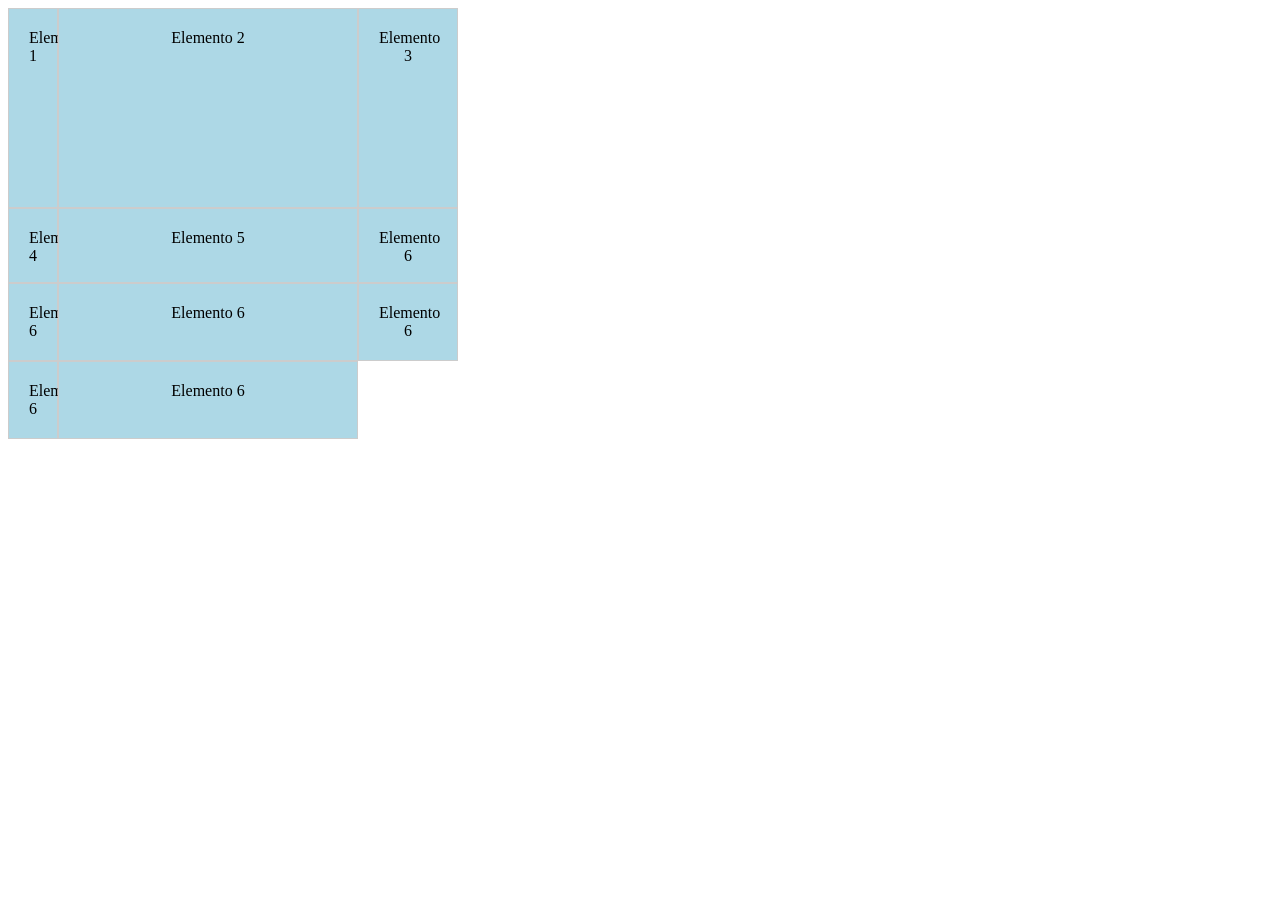
<file: programacionWeb/28sep/index.html>
<!DOCTYPE html>
<html lang="es">
<head>
    <meta charset="UTF-8">
    <meta name="viewport" content="width=device-width, initial-scale=1.0">
    <title>Ejemplo de Grid</title>
    <style>
        .grid-container {
            display: grid;
            /*grid-template-columns: repeat(3, 1fr); /* Crea 3 columnas iguales */
            /*gap: 10px; /* Espacio entre las celdas */ 
            
            grid-template-columns: 50px 300px 100px;
            grid-template-rows: 200px 75px;
        }
        .grid-item {
            background-color: lightblue;
            padding: 20px;
            text-align: center;
            border: 1px solid #ccc;
        }
    </style>
</head>
<body>
    <div class="grid-container">
        <div class="grid-item">Elemento 1</div>
        <div class="grid-item">Elemento 2</div>
        <div class="grid-item">Elemento 3</div>
        <div class="grid-item">Elemento 4</div>
        <div class="grid-item">Elemento 5</div>
        <div class="grid-item">Elemento 6</div>
        <div class="grid-item">Elemento 6</div>
        <div class="grid-item">Elemento 6</div>
        <div class="grid-item">Elemento 6</div>
        <div class="grid-item">Elemento 6</div>
        <div class="grid-item">Elemento 6</div>
    </div>
</body>
</html>
</file>
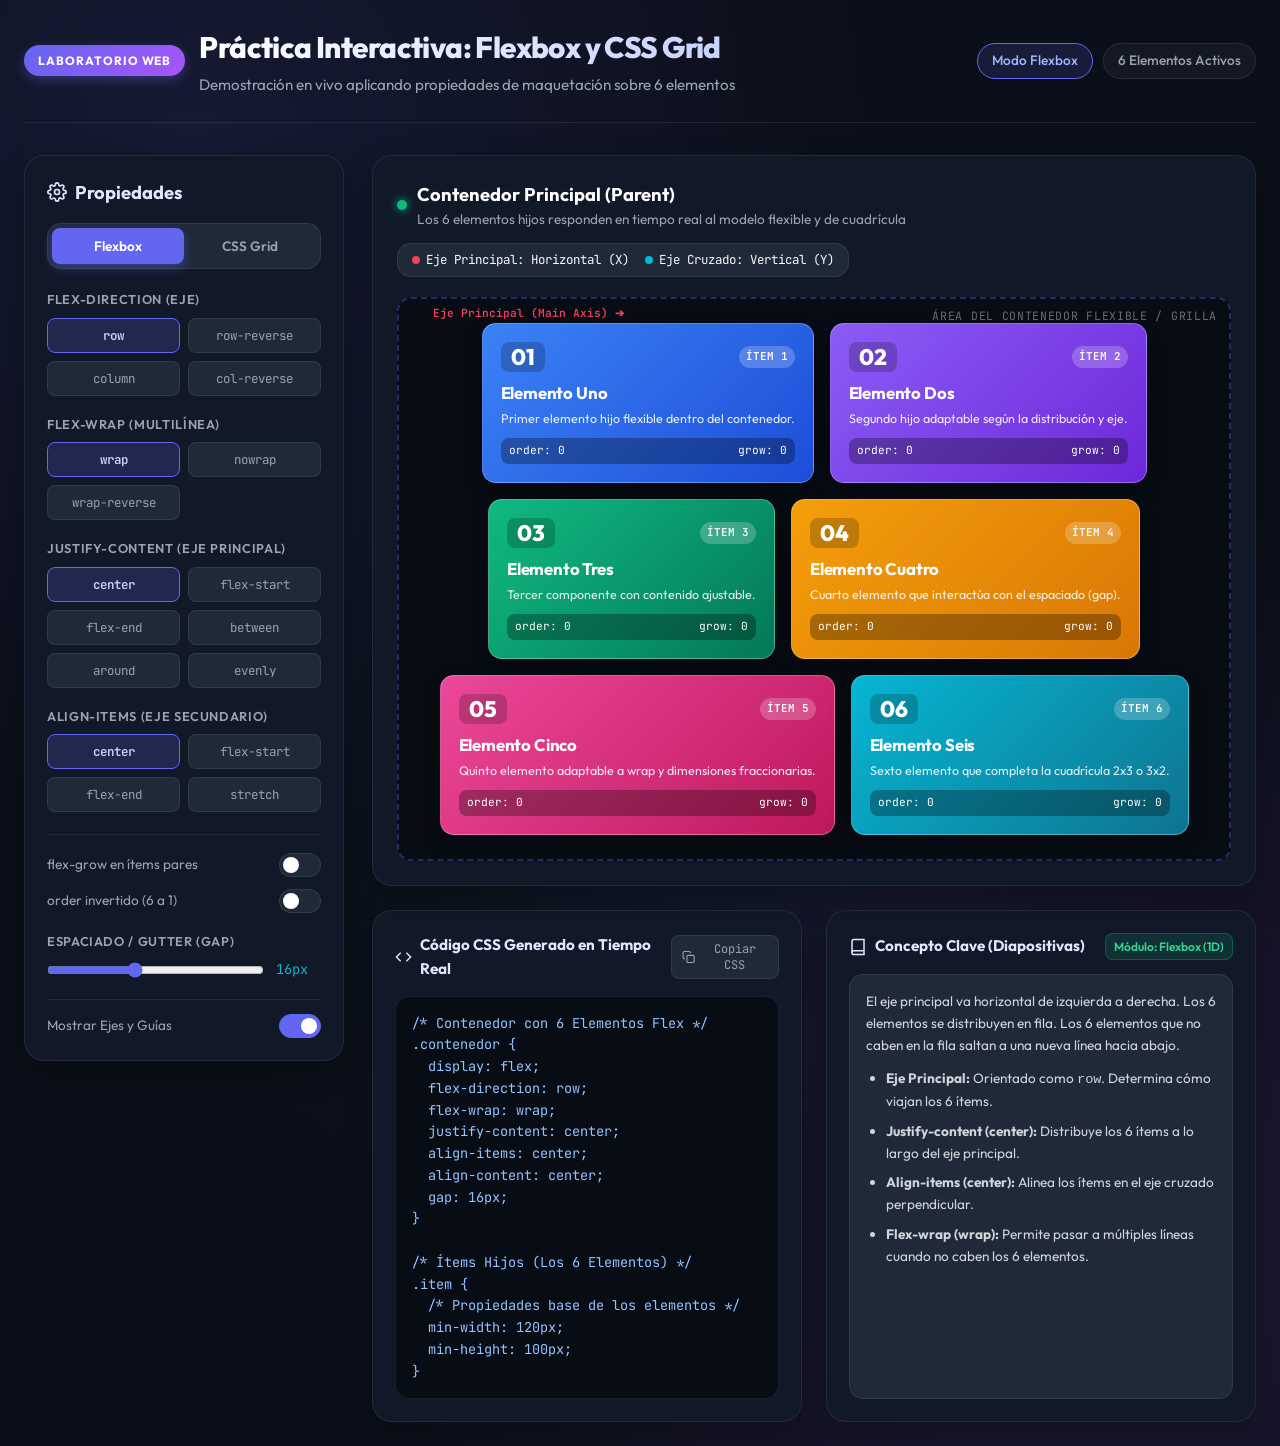
<file: programacionWeb/practicas/index.html>
<!DOCTYPE html>
<html lang="es">

<head>
  <meta charset="UTF-8">
  <meta name="viewport" content="width=device-width, initial-scale=1.0">
  <meta name="description" content="Práctica interactiva completa de maquetación web con los 6 elementos utilizando Display Flexbox y CSS Grid.">
  <meta name="theme-color" content="#0b0f19">
  <title>Práctica Web: Flexbox y CSS Grid con los 6 Elementos</title>
  <link rel="stylesheet" href="styles.css">
</head>

<body>
  <!-- Encabezado Principal -->
  <header class="app-header">
    <div class="brand-wrapper">
      <span class="badge-tag">Laboratorio Web</span>
      <div>
        <h1 class="main-title">Práctica Interactiva: Flexbox y CSS Grid</h1>
        <p class="subtitle">Demostración en vivo aplicando propiedades de maquetación sobre 6 elementos</p>
      </div>
    </div>
    <div class="header-badges">
      <span class="mode-pill active" id="currentModePill">Modo Flexbox</span>
      <span class="mode-pill">6 Elementos Activos</span>
    </div>
  </header>

  <!-- Contenedor Principal (Panel Lateral + Escenario) -->
  <main class="main-container">
    <!-- Barra Lateral de Controles Interactivos -->
    <aside class="control-sidebar" aria-label="Panel de Control">
      <h2 class="sidebar-title">
        <svg width="20" height="20" viewBox="0 0 24 24" fill="none" stroke="currentColor" stroke-width="2">
          <circle cx="12" cy="12" r="3"></circle>
          <path d="M19.4 15a1.65 1.65 0 0 0 .33 1.82l.06.06a2 2 0 0 1 0 2.83 2 2 0 0 1-2.83 0l-.06-.06a1.65 1.65 0 0 0-1.82-.33 1.65 1.65 0 0 0-1 1.51V21a2 2 0 0 1-2 2 2 2 0 0 1-2-2v-.09A1.65 1.65 0 0 0 9 19.4a1.65 1.65 0 0 0-1.82.33l-.06.06a2 2 0 0 1-2.83 0 2 2 0 0 1 0-2.83l.06-.06a1.65 1.65 0 0 0 .33-1.82 1.65 1.65 0 0 0-1.51-1H3a2 2 0 0 1-2-2 2 2 0 0 1 2-2h.09A1.65 1.65 0 0 0 4.6 9a1.65 1.65 0 0 0-.33-1.82l-.06-.06a2 2 0 0 1 0-2.83 2 2 0 0 1 2.83 0l.06.06a1.65 1.65 0 0 0 1.82.33H9a1.65 1.65 0 0 0 1-1.51V3a2 2 0 0 1 2-2 2 2 0 0 1 2 2v.09a1.65 1.65 0 0 0 1 1.51 1.65 1.65 0 0 0 1.82-.33l.06-.06a2 2 0 0 1 2.83 0 2 2 0 0 1 0 2.83l-.06.06a1.65 1.65 0 0 0-.33 1.82V9a1.65 1.65 0 0 0 1.51 1H21a2 2 0 0 1 2 2 2 2 0 0 1-2 2h-.09a1.65 1.65 0 0 0-1.51 1z"></path>
        </svg>
        Propiedades
      </h2>

      <!-- Selector de Modo: Flexbox vs CSS Grid -->
      <nav class="module-tabs" aria-label="Seleccionar modo de maquetación">
        <button type="button" class="tab-btn active" id="tabFlexBtn" data-mode="flex">Flexbox</button>
        <button type="button" class="tab-btn" id="tabGridBtn" data-mode="grid">CSS Grid</button>
      </nav>

      <!-- CONTROLES FLEXBOX -->
      <div class="control-section active" id="flexControls">
        <!-- flex-direction -->
        <div class="control-group" data-prop="direction">
          <label class="control-label">flex-direction (Eje)</label>
          <div class="options-grid">
            <button type="button" class="option-btn active" data-value="row" id="btnFlexRow">row</button>
            <button type="button" class="option-btn" data-value="row-reverse" id="btnFlexRowRev">row-reverse</button>
            <button type="button" class="option-btn" data-value="column" id="btnFlexCol">column</button>
            <button type="button" class="option-btn" data-value="column-reverse" id="btnFlexColRev">col-reverse</button>
          </div>
        </div>

        <!-- flex-wrap -->
        <div class="control-group" data-prop="wrap">
          <label class="control-label">flex-wrap (Multilínea)</label>
          <div class="options-grid">
            <button type="button" class="option-btn active" data-value="wrap" id="btnWrap">wrap</button>
            <button type="button" class="option-btn" data-value="nowrap" id="btnNoWrap">nowrap</button>
            <button type="button" class="option-btn" data-value="wrap-reverse" id="btnWrapRev">wrap-reverse</button>
          </div>
        </div>

        <!-- justify-content -->
        <div class="control-group" data-prop="justifyContent">
          <label class="control-label">justify-content (Eje Principal)</label>
          <div class="options-grid">
            <button type="button" class="option-btn active" data-value="center" id="btnJcCenter">center</button>
            <button type="button" class="option-btn" data-value="flex-start" id="btnJcStart">flex-start</button>
            <button type="button" class="option-btn" data-value="flex-end" id="btnJcEnd">flex-end</button>
            <button type="button" class="option-btn" data-value="space-between" id="btnJcBetween">between</button>
            <button type="button" class="option-btn" data-value="space-around" id="btnJcAround">around</button>
            <button type="button" class="option-btn" data-value="space-evenly" id="btnJcEvenly">evenly</button>
          </div>
        </div>

        <!-- align-items -->
        <div class="control-group" data-prop="alignItems">
          <label class="control-label">align-items (Eje Secundario)</label>
          <div class="options-grid">
            <button type="button" class="option-btn active" data-value="center" id="btnAiCenter">center</button>
            <button type="button" class="option-btn" data-value="flex-start" id="btnAiStart">flex-start</button>
            <button type="button" class="option-btn" data-value="flex-end" id="btnAiEnd">flex-end</button>
            <button type="button" class="option-btn" data-value="stretch" id="btnAiStretch">stretch</button>
          </div>
        </div>

        <!-- Opciones de los ítems individuales -->
        <div class="toggle-wrapper">
          <div class="toggle-item">
            <span>flex-grow en ítems pares</span>
            <label class="toggle-switch">
              <input type="checkbox" id="toggleGrow">
              <span class="slider"></span>
            </label>
          </div>
          <div class="toggle-item">
            <span>order invertido (6 a 1)</span>
            <label class="toggle-switch">
              <input type="checkbox" id="toggleOrder">
              <span class="slider"></span>
            </label>
          </div>
        </div>
      </div>

      <!-- CONTROLES CSS GRID -->
      <div class="control-section" id="gridControls">
        <!-- grid-template-columns -->
        <div class="control-group" data-prop="columns">
          <label class="control-label">grid-template-columns</label>
          <div class="options-grid">
            <button type="button" class="option-btn active" data-value="repeat(3, 1fr)" id="btnGrid3Col">repeat(3, 1fr)</button>
            <button type="button" class="option-btn" data-value="repeat(2, 1fr)" id="btnGrid2Col">repeat(2, 1fr)</button>
            <button type="button" class="option-btn" data-value="repeat(auto-fit, minmax(160px, 1fr))" id="btnGridAuto">auto-fit</button>
            <button type="button" class="option-btn" data-value="200px 1fr 1fr" id="btnGridCustom">200px 1fr 1fr</button>
          </div>
        </div>

        <!-- grid-template-areas -->
        <div class="control-group" data-prop="gridTemplateAreas">
          <label class="control-label">Diseño por Áreas (Slide 44)</label>
          <div class="options-grid">
            <button type="button" class="option-btn" data-value="true" id="btnGridAreas">Activar Áreas (Header, Menu, Main, Aside, Extra, Footer)</button>
          </div>
        </div>

        <!-- justify-items -->
        <div class="control-group" data-prop="justifyItems">
          <label class="control-label">justify-items</label>
          <div class="options-grid">
            <button type="button" class="option-btn active" data-value="stretch" id="btnGridJiStretch">stretch</button>
            <button type="button" class="option-btn" data-value="center" id="btnGridJiCenter">center</button>
            <button type="button" class="option-btn" data-value="start" id="btnGridJiStart">start</button>
            <button type="button" class="option-btn" data-value="end" id="btnGridJiEnd">end</button>
          </div>
        </div>
      </div>

      <!-- CONTROL DE GAP (Común para ambos) -->
      <div class="control-group" style="margin-top: 18px;">
        <label class="control-label" for="gapSlider">Espaciado / Gutter (gap)</label>
        <div class="range-wrapper">
          <input type="range" min="0" max="40" value="16" id="gapSlider" class="range-input">
          <span class="range-val" id="gapVal">16px</span>
        </div>
      </div>

      <!-- Toggle para Guías de Ejes -->
      <div class="toggle-wrapper" style="margin-top: 14px; padding-top: 14px;">
        <div class="toggle-item">
          <span>Mostrar Ejes y Guías</span>
          <label class="toggle-switch">
            <input type="checkbox" id="toggleAxes" checked>
            <span class="slider"></span>
          </label>
        </div>
      </div>
    </aside>

    <!-- Área de Visualización y Explicaciones -->
    <section class="stage-area" aria-label="Visualizador">
      <!-- Escenario con los 6 Elementos -->
      <article class="stage-card">
        <div class="stage-header">
          <div class="stage-title-wrap">
            <div class="stage-indicator"></div>
            <div>
              <h2 class="stage-title">Contenedor Principal (Parent)</h2>
              <p class="stage-caption">Los 6 elementos hijos responden en tiempo real al modelo flexible y de cuadrícula</p>
            </div>
          </div>

          <div class="axis-helper" id="axisHelper">
            <div class="axis-item">
              <span class="axis-dot-main"></span>
              <span id="mainAxisLabel">Eje Principal: Horizontal (X)</span>
            </div>
            <div class="axis-item">
              <span class="axis-dot-cross"></span>
              <span id="crossAxisLabel">Eje Cruzado: Vertical (Y)</span>
            </div>
          </div>
        </div>

        <!-- Canvas que contiene físicamente los 6 Elementos -->
        <div class="demo-canvas-wrapper show-axis-lines" id="canvasWrapper">
          <span class="canvas-overlay-label">Área del Contenedor Flexible / Grilla</span>
          <div id="demoContainer">
            <!-- ELEMENTO 1 -->
            <div class="demo-item element-1" id="elem1">
              <div class="item-badge-row">
                <span class="item-num">01</span>
                <span class="item-role-tag">Ítem 1</span>
              </div>
              <h3 class="item-name">Elemento Uno</h3>
              <p class="item-desc">Primer elemento hijo flexible dentro del contenedor.</p>
              <div class="item-property-info">
                <span>order: 0</span>
                <span>grow: 0</span>
              </div>
            </div>

            <!-- ELEMENTO 2 -->
            <div class="demo-item element-2" id="elem2">
              <div class="item-badge-row">
                <span class="item-num">02</span>
                <span class="item-role-tag">Ítem 2</span>
              </div>
              <h3 class="item-name">Elemento Dos</h3>
              <p class="item-desc">Segundo hijo adaptable según la distribución y eje.</p>
              <div class="item-property-info">
                <span>order: 0</span>
                <span>grow: 0</span>
              </div>
            </div>

            <!-- ELEMENTO 3 -->
            <div class="demo-item element-3" id="elem3">
              <div class="item-badge-row">
                <span class="item-num">03</span>
                <span class="item-role-tag">Ítem 3</span>
              </div>
              <h3 class="item-name">Elemento Tres</h3>
              <p class="item-desc">Tercer componente con contenido ajustable.</p>
              <div class="item-property-info">
                <span>order: 0</span>
                <span>grow: 0</span>
              </div>
            </div>

            <!-- ELEMENTO 4 -->
            <div class="demo-item element-4" id="elem4">
              <div class="item-badge-row">
                <span class="item-num">04</span>
                <span class="item-role-tag">Ítem 4</span>
              </div>
              <h3 class="item-name">Elemento Cuatro</h3>
              <p class="item-desc">Cuarto elemento que interactúa con el espaciado (gap).</p>
              <div class="item-property-info">
                <span>order: 0</span>
                <span>grow: 0</span>
              </div>
            </div>

            <!-- ELEMENTO 5 -->
            <div class="demo-item element-5" id="elem5">
              <div class="item-badge-row">
                <span class="item-num">05</span>
                <span class="item-role-tag">Ítem 5</span>
              </div>
              <h3 class="item-name">Elemento Cinco</h3>
              <p class="item-desc">Quinto elemento adaptable a wrap y dimensiones fraccionarias.</p>
              <div class="item-property-info">
                <span>order: 0</span>
                <span>grow: 0</span>
              </div>
            </div>

            <!-- ELEMENTO 6 -->
            <div class="demo-item element-6" id="elem6">
              <div class="item-badge-row">
                <span class="item-num">06</span>
                <span class="item-role-tag">Ítem 6</span>
              </div>
              <h3 class="item-name">Elemento Seis</h3>
              <p class="item-desc">Sexto elemento que completa la cuadrícula 2x3 o 3x2.</p>
              <div class="item-property-info">
                <span>order: 0</span>
                <span>grow: 0</span>
              </div>
            </div>
          </div>
        </div>
      </article>

      <!-- Panel Inferior: Código CSS en vivo y Fundamento Teórico -->
      <div class="bottom-info-grid">
        <!-- Código CSS Generado -->
        <article class="code-card">
          <div class="card-title-row">
            <h2 class="card-title">
              <svg width="18" height="18" viewBox="0 0 24 24" fill="none" stroke="currentColor" stroke-width="2">
                <polyline points="16 18 22 12 16 6"></polyline>
                <polyline points="8 6 2 12 8 18"></polyline>
              </svg>
              Código CSS Generado en Tiempo Real
            </h2>
            <button type="button" class="copy-btn" id="copyBtn">
              <svg width="14" height="14" viewBox="0 0 24 24" fill="none" stroke="currentColor" stroke-width="2">
                <rect x="9" y="9" width="13" height="13" rx="2" ry="2"></rect>
                <path d="M5 15H4a2 2 0 0 1-2-2V4a2 2 0 0 1 2-2h9a2 2 0 0 1 2 2v1"></path>
              </svg>
              Copiar CSS
            </button>
          </div>
          <pre class="code-display" id="codeDisplay"></pre>
        </article>

        <!-- Explicación Teórica de las diapositivas -->
        <article class="theory-card">
          <div class="card-title-row">
            <h2 class="card-title">
              <svg width="18" height="18" viewBox="0 0 24 24" fill="none" stroke="currentColor" stroke-width="2">
                <path d="M4 19.5A2.5 2.5 0 0 1 6.5 17H20"></path>
                <path d="M6.5 2H20v20H6.5A2.5 2.5 0 0 1 4 19.5v-15A2.5 2.5 0 0 1 6.5 2z"></path>
              </svg>
              Concepto Clave (Diapositivas)
            </h2>
            <span class="theory-badge" id="theoryBadge">Módulo: Flexbox</span>
          </div>
          <div class="theory-content">
            <p id="theoryText"></p>
            <ul id="theoryList" style="padding-left: 20px; display: flex; flex-direction: column; gap: 8px;"></ul>
          </div>
        </article>
      </div>
    </section>
  </main>

  <!-- Notificación Toast -->
  <div class="toast" id="toast" role="status" aria-live="polite">¡Código CSS copiado con éxito!</div>

  <script src="script.js"></script>
</body>

</html>
</file>
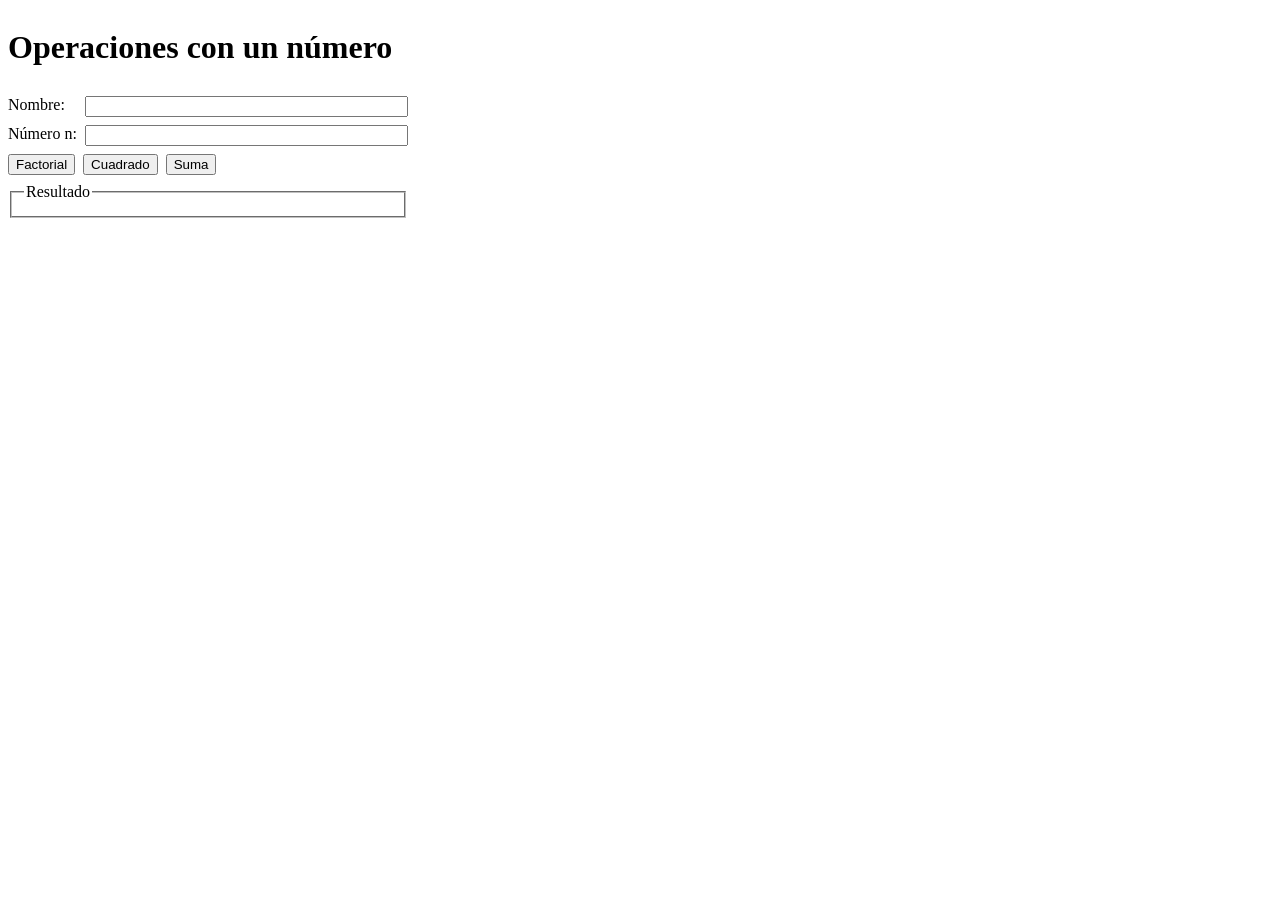
<file: programacionWeb/java/calculadoraFact/index.html>
<!DOCTYPE html>
<html lang="es">
<head>
    <meta charset="UTF-8">
    <meta name="viewport" content="width=device-width, initial-scale=1.0">
    <title>Operaciones con un número</title>
    <style>
        main {
            display: grid;
            grid-template-columns: auto 1fr;
            gap: 8px;
            max-width: 400px;
        }

        h1,
        fieldset,
        .botones {
            grid-column: 1 / -1;
        }

        .botones {
            display: flex;
            gap: 8px;
        }
    </style>
</head>
<body>
    <main>
        <h1>Operaciones con un número</h1>
        <label for="nombre">Nombre:</label>
        <input id="nombre" type="text">
        <label for="numero">Número n:</label>
        <input id="numero" type="number" min="0" step="1">
        <div class="botones">
            <button id="factorial" type="button">Factorial</button>
            <button id="cuadrado" type="button">Cuadrado</button>
            <button id="suma" type="button">Suma</button>
        </div>
        <fieldset>
            <legend>Resultado</legend>
            <div id="resultado" aria-live="polite"></div>
        </fieldset>
    </main>
    <script src="app.js" defer></script>
</body>
</html>
</file>
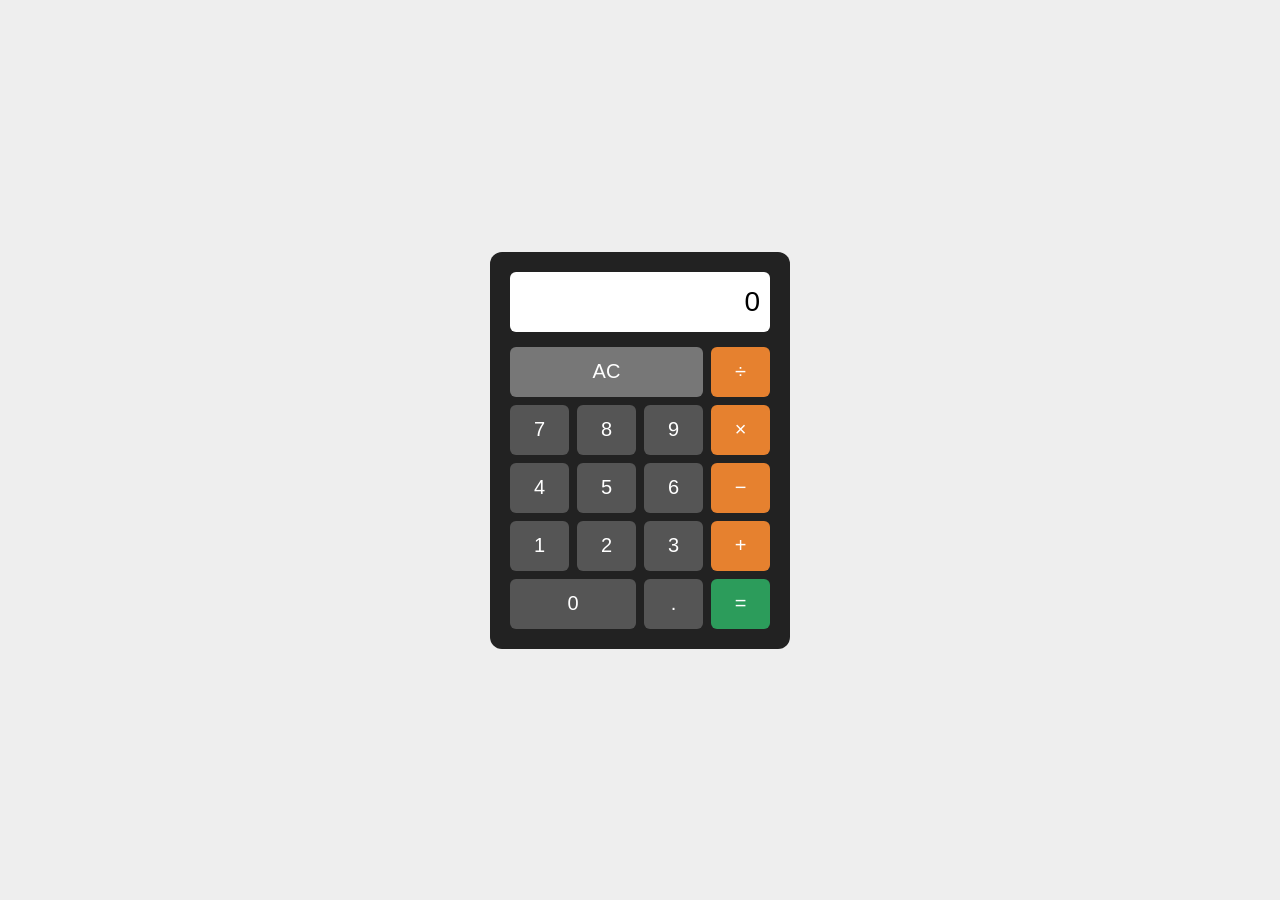
<file: programacionWeb/java/practica/calculadora/index.html>
<!DOCTYPE html>
<html lang="es">
<head>
    <meta charset="UTF-8">
    <meta name="viewport" content="width=device-width, initial-scale=1.0">
    <title>Calculadora básica</title>
    <style>
        * {
            box-sizing: border-box;
        }

        body {
            display: flex;
            justify-content: center;
            align-items: center;
            min-height: 100vh;
            margin: 0;
            font-family: Arial, sans-serif;
            background-color: #eeeeee;
        }

        .calculadora {
            width: 300px;
            padding: 20px;
            border-radius: 12px;
            background-color: #222222;
        }

        #pantalla {
            width: 100%;
            height: 60px;
            margin-bottom: 15px;
            padding: 10px;
            border: none;
            border-radius: 6px;
            background-color: #ffffff;
            font-size: 28px;
            text-align: right;
        }

        .botones {
            display: grid;
            grid-template-columns: repeat(4, 1fr);
            gap: 8px;
        }

        button {
            min-height: 50px;
            border: none;
            border-radius: 6px;
            background-color: #555555;
            color: white;
            font-size: 20px;
            cursor: pointer;
        }

        button:hover {
            background-color: #777777;
        }

        .operador {
            background-color: #e6812f;
        }

        .limpiar {
            background-color: #777777;
            grid-column: span 3;
        }

        .cero {
            grid-column: span 2;
        }

        .igual {
            background-color: #2c9c5b;
        }
    </style>
</head>
<body>
    <main class="calculadora">
        <input id="pantalla" type="text" value="0" readonly aria-label="Pantalla de la calculadora">

        <div class="botones">
            <button class="limpiar" onclick="limpiar()">AC</button>
            <button class="operador" onclick="elegirOperacion('/')">÷</button>

            <button onclick="agregarNumero('7')">7</button>
            <button onclick="agregarNumero('8')">8</button>
            <button onclick="agregarNumero('9')">9</button>
            <button class="operador" onclick="elegirOperacion('*')">×</button>

            <button onclick="agregarNumero('4')">4</button>
            <button onclick="agregarNumero('5')">5</button>
            <button onclick="agregarNumero('6')">6</button>
            <button class="operador" onclick="elegirOperacion('-')">−</button>

            <button onclick="agregarNumero('1')">1</button>
            <button onclick="agregarNumero('2')">2</button>
            <button onclick="agregarNumero('3')">3</button>
            <button class="operador" onclick="elegirOperacion('+')">+</button>

            <button class="cero" onclick="agregarNumero('0')">0</button>
            <button onclick="agregarDecimal()">.</button>
            <button class="igual" onclick="calcular()">=</button>
        </div>
    </main>

    <script>
        const pantalla = document.getElementById("pantalla");
        let primerNumero = 0;
        let operacion = "";
        let nuevoNumero = true;

        function agregarNumero(numero) {
            if (nuevoNumero || pantalla.value === "0") {
                pantalla.value = numero;
                nuevoNumero = false;
            } else {
                pantalla.value += numero;
            }
        }

        function agregarDecimal() {
            if (nuevoNumero) {
                pantalla.value = "0.";
                nuevoNumero = false;
            } else if (!pantalla.value.includes(".")) {
                pantalla.value += ".";
            }
        }

        function elegirOperacion(signo) {
            if (pantalla.value === "Error") {
                return;
            }

            primerNumero = Number(pantalla.value);
            operacion = signo;
            nuevoNumero = true;
        }

        function calcular() {
            const segundoNumero = Number(pantalla.value);
            let resultado;

            if (operacion === "+") {
                resultado = primerNumero + segundoNumero;
            } else if (operacion === "-") {
                resultado = primerNumero - segundoNumero;
            } else if (operacion === "*") {
                resultado = primerNumero * segundoNumero;
            } else if (operacion === "/") {
                if (segundoNumero === 0) {
                    pantalla.value = "Error";
                    operacion = "";
                    nuevoNumero = true;
                    return;
                }
                resultado = primerNumero / segundoNumero;
            } else {
                return;
            }

            pantalla.value = resultado;
            operacion = "";
            nuevoNumero = true;
        }

        function limpiar() {
            pantalla.value = "0";
            primerNumero = 0;
            operacion = "";
            nuevoNumero = true;
        }
    </script>
</body>
</html>
</file>
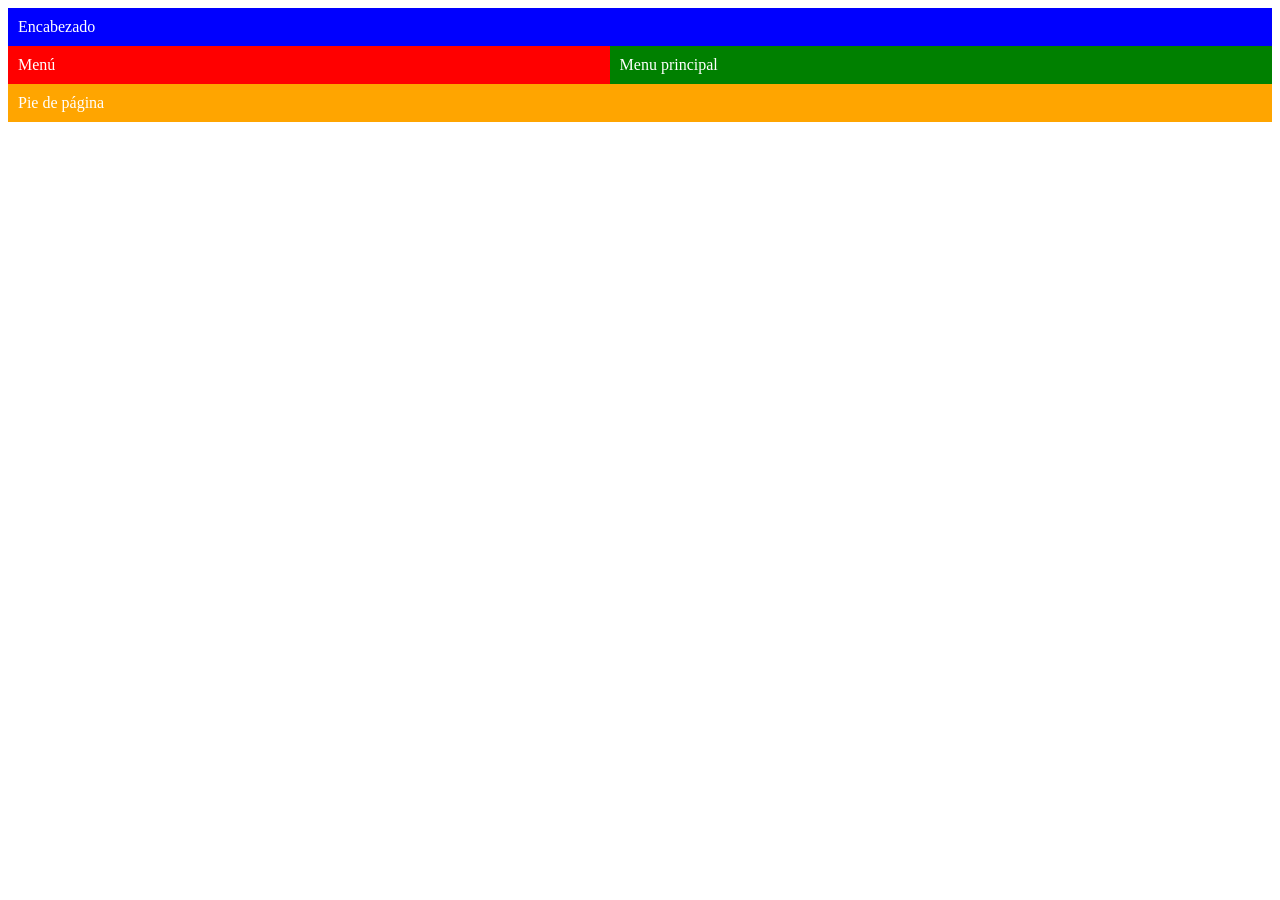
<file: programacionWeb/28sep/menuxareas.html>
<!DOCTYPE html>
<html lang="en">
<head>
    <meta charset="UTF-8">
    <meta name="viewport" content="width=device-width, initial-scale=1.0">
    <title>Document</title>
</head>
<style>
    section {
        display: grid;
        grid-template-areas:
        "head head"
        "menu main"
        "foot foot";
        }
    #general{
        padding: 10px;
    }
    .head { grid-area: head; background: blue; color: white; }
    .menu { grid-area: menu; background: red; color: white; }
    .main { grid-area: main; background: green; color: white; }
    .foot { grid-area: foot; background: orange; color: white; }

</style>
<body>
    <section>
        <div id="general" class="head">Encabezado</div>
        <div id="general" class="menu">Menú</div>
        <div id="general" class="main">Menu principal</div>
        <div id="general" class="foot">Pie de página</div>
    </section>
</body>
</html>
</file>
<file: programacionWeb/practicas/styles.css>
@import url('https://fonts.googleapis.com/css2?family=JetBrains+Mono:wght@400;500;600&family=Outfit:wght@300;400;500;600;700;800&display=swap');

:root {
  --bg-primary: #0b0f19;
  --bg-secondary: #111827;
  --bg-tertiary: #1f2937;
  --bg-card: rgba(255, 255, 255, 0.04);
  --bg-card-hover: rgba(255, 255, 255, 0.07);
  
  --border-subtle: rgba(255, 255, 255, 0.08);
  --border-bright: rgba(255, 255, 255, 0.18);
  --border-accent: rgba(99, 102, 241, 0.5);

  --text-main: #f9fafb;
  --text-muted: #9ca3af;
  --text-dim: #6b7280;

  --accent-primary: #6366f1;
  --accent-secondary: #a855f7;
  --accent-emerald: #10b981;
  --accent-cyan: #06b6d4;
  --accent-amber: #f59e0b;
  --accent-rose: #f43f5e;

  /* Colores gradiente para los 6 elementos */
  --grad-elem-1: linear-gradient(135deg, #3b82f6, #1d4ed8);
  --grad-elem-2: linear-gradient(135deg, #8b5cf6, #6d28d9);
  --grad-elem-3: linear-gradient(135deg, #10b981, #047857);
  --grad-elem-4: linear-gradient(135deg, #f59e0b, #d97706);
  --grad-elem-5: linear-gradient(135deg, #ec4899, #be185d);
  --grad-elem-6: linear-gradient(135deg, #06b6d4, #0e7490);

  --font-main: 'Outfit', -apple-system, BlinkMacSystemFont, sans-serif;
  --font-mono: 'JetBrains Mono', monospace;

  --radius-sm: 8px;
  --radius-md: 14px;
  --radius-lg: 20px;
  --radius-full: 9999px;

  --shadow-glow: 0 0 25px rgba(99, 102, 241, 0.25);
  --transition: all 0.25s cubic-bezier(0.4, 0, 0.2, 1);
}

* {
  margin: 0;
  padding: 0;
  box-sizing: border-box;
}

body {
  font-family: var(--font-main);
  background-color: var(--bg-primary);
  background-image: 
    radial-gradient(circle at 15% 10%, rgba(99, 102, 241, 0.12) 0%, transparent 40%),
    radial-gradient(circle at 85% 85%, rgba(168, 85, 247, 0.12) 0%, transparent 45%),
    radial-gradient(circle at 50% 50%, rgba(6, 182, 212, 0.05) 0%, transparent 55%);
  color: var(--text-main);
  min-height: 100vh;
  line-height: 1.6;
  padding: 24px;
}

/* Header principal */
.app-header {
  max-width: 1300px;
  margin: 0 auto 32px;
  display: flex;
  justify-content: space-between;
  align-items: center;
  flex-wrap: wrap;
  gap: 16px;
  padding-bottom: 24px;
  border-bottom: 1px solid var(--border-subtle);
}

.brand-wrapper {
  display: flex;
  align-items: center;
  gap: 14px;
}

.badge-tag {
  background: linear-gradient(135deg, var(--accent-primary), var(--accent-secondary));
  color: #fff;
  padding: 6px 14px;
  border-radius: var(--radius-full);
  font-size: 0.75rem;
  font-weight: 700;
  letter-spacing: 0.08em;
  text-transform: uppercase;
  box-shadow: 0 4px 12px rgba(99, 102, 241, 0.35);
}

.main-title {
  font-size: 1.85rem;
  font-weight: 800;
  letter-spacing: -0.02em;
  background: linear-gradient(to right, #ffffff, #c7d2fe);
  -webkit-background-clip: text;
  -webkit-text-fill-color: transparent;
}

.subtitle {
  color: var(--text-muted);
  font-size: 0.95rem;
  margin-top: 2px;
}

.header-badges {
  display: flex;
  gap: 10px;
}

.mode-pill {
  display: inline-flex;
  align-items: center;
  gap: 6px;
  padding: 6px 14px;
  border-radius: var(--radius-full);
  background: var(--bg-card);
  border: 1px solid var(--border-subtle);
  font-size: 0.85rem;
  font-weight: 500;
  color: var(--text-muted);
}

.mode-pill.active {
  background: rgba(99, 102, 241, 0.15);
  border-color: var(--accent-primary);
  color: #a5b4fc;
}

/* Layout del contenedor principal */
.main-container {
  max-width: 1300px;
  margin: 0 auto;
  display: grid;
  grid-template-columns: 320px 1fr;
  gap: 28px;
}

@media (max-width: 1024px) {
  .main-container {
    grid-template-columns: 1fr;
  }
}

/* Panel de Control Lateral */
.control-sidebar {
  background: var(--bg-secondary);
  border: 1px solid var(--border-subtle);
  border-radius: var(--radius-lg);
  padding: 22px;
  height: fit-content;
  box-shadow: 0 10px 30px rgba(0, 0, 0, 0.3);
  position: sticky;
  top: 24px;
}

.sidebar-title {
  font-size: 1.15rem;
  font-weight: 700;
  margin-bottom: 16px;
  display: flex;
  align-items: center;
  gap: 8px;
  color: #e0e7ff;
}

/* Módulo switcher (Tabs) */
.module-tabs {
  display: flex;
  background: var(--bg-tertiary);
  padding: 4px;
  border-radius: var(--radius-md);
  margin-bottom: 20px;
  border: 1px solid var(--border-subtle);
}

.tab-btn {
  flex: 1;
  padding: 9px 12px;
  border: none;
  background: transparent;
  color: var(--text-muted);
  font-family: var(--font-main);
  font-size: 0.85rem;
  font-weight: 600;
  border-radius: var(--radius-sm);
  cursor: pointer;
  transition: var(--transition);
  display: flex;
  justify-content: center;
  align-items: center;
  gap: 6px;
}

.tab-btn:hover {
  color: var(--text-main);
}

.tab-btn.active {
  background: var(--accent-primary);
  color: #ffffff;
  box-shadow: 0 4px 12px rgba(99, 102, 241, 0.4);
}

/* Grupos de opciones y controles */
.control-section {
  display: none;
  animation: fadeIn 0.3s ease;
}

.control-section.active {
  display: block;
}

@keyframes fadeIn {
  from { opacity: 0; transform: translateY(6px); }
  to { opacity: 1; transform: translateY(0); }
}

.control-group {
  margin-bottom: 18px;
}

.control-label {
  display: block;
  font-size: 0.8rem;
  font-weight: 600;
  text-transform: uppercase;
  letter-spacing: 0.05em;
  color: var(--text-muted);
  margin-bottom: 8px;
}

.options-grid {
  display: grid;
  grid-template-columns: repeat(auto-fit, minmax(110px, 1fr));
  gap: 8px;
}

.option-btn {
  background: var(--bg-tertiary);
  border: 1px solid var(--border-subtle);
  color: var(--text-muted);
  padding: 8px 10px;
  border-radius: var(--radius-sm);
  font-family: var(--font-mono);
  font-size: 0.78rem;
  cursor: pointer;
  transition: var(--transition);
  text-align: center;
  white-space: nowrap;
  overflow: hidden;
  text-overflow: ellipsis;
}

.option-btn:hover {
  border-color: var(--border-bright);
  color: var(--text-main);
  background: rgba(255, 255, 255, 0.08);
}

.option-btn.active {
  background: rgba(99, 102, 241, 0.2);
  border-color: var(--accent-primary);
  color: #c7d2fe;
  font-weight: 600;
}

.range-wrapper {
  display: flex;
  align-items: center;
  gap: 12px;
}

.range-input {
  flex: 1;
  accent-color: var(--accent-primary);
  cursor: pointer;
}

.range-val {
  font-family: var(--font-mono);
  font-size: 0.85rem;
  color: var(--accent-cyan);
  min-width: 45px;
}

/* Toggle switch para Guías y Ejes */
.toggle-wrapper {
  margin-top: 22px;
  padding-top: 18px;
  border-top: 1px solid var(--border-subtle);
  display: flex;
  flex-direction: column;
  gap: 12px;
}

.toggle-item {
  display: flex;
  justify-content: space-between;
  align-items: center;
  font-size: 0.85rem;
  color: var(--text-muted);
}

.toggle-switch {
  position: relative;
  display: inline-block;
  width: 42px;
  height: 24px;
}

.toggle-switch input {
  opacity: 0;
  width: 0;
  height: 0;
}

.slider {
  position: absolute;
  cursor: pointer;
  top: 0; left: 0; right: 0; bottom: 0;
  background-color: var(--bg-tertiary);
  border: 1px solid var(--border-subtle);
  transition: 0.3s;
  border-radius: 34px;
}

.slider:before {
  position: absolute;
  content: "";
  height: 16px;
  width: 16px;
  left: 3px;
  bottom: 3px;
  background-color: white;
  transition: 0.3s;
  border-radius: 50%;
}

input:checked + .slider {
  background-color: var(--accent-primary);
  border-color: var(--accent-primary);
}

input:checked + .slider:before {
  transform: translateX(18px);
}

/* Área de Visualización Principal */
.stage-area {
  display: flex;
  flex-direction: column;
  gap: 24px;
}

/* Card del Escenario donde habitan los 6 elementos */
.stage-card {
  background: var(--bg-secondary);
  border: 1px solid var(--border-subtle);
  border-radius: var(--radius-lg);
  padding: 24px;
  box-shadow: 0 10px 30px rgba(0, 0, 0, 0.25);
  position: relative;
  overflow: hidden;
}

.stage-header {
  display: flex;
  justify-content: space-between;
  align-items: center;
  flex-wrap: wrap;
  gap: 12px;
  margin-bottom: 20px;
}

.stage-title-wrap {
  display: flex;
  align-items: center;
  gap: 10px;
}

.stage-indicator {
  width: 10px;
  height: 10px;
  border-radius: 50%;
  background: var(--accent-emerald);
  box-shadow: 0 0 10px var(--accent-emerald);
}

.stage-title {
  font-size: 1.15rem;
  font-weight: 700;
  color: #fff;
}

.stage-caption {
  font-size: 0.85rem;
  color: var(--text-muted);
}

/* Indicadores de ejes (Main Axis / Cross Axis) */
.axis-helper {
  display: flex;
  gap: 16px;
  font-size: 0.78rem;
  font-family: var(--font-mono);
  background: var(--bg-tertiary);
  padding: 6px 14px;
  border-radius: var(--radius-md);
  border: 1px solid var(--border-subtle);
}

.axis-item {
  display: flex;
  align-items: center;
  gap: 6px;
}

.axis-dot-main {
  width: 8px;
  height: 8px;
  border-radius: 50%;
  background: var(--accent-rose);
}

.axis-dot-cross {
  width: 8px;
  height: 8px;
  border-radius: 50%;
  background: var(--accent-cyan);
}

/* Contenedor interactivo que albergará los 6 elementos */
.demo-canvas-wrapper {
  position: relative;
  min-height: 480px;
  background: #080c14;
  border: 2px dashed rgba(99, 102, 241, 0.35);
  border-radius: var(--radius-md);
  padding: 24px;
  display: flex;
  flex-direction: column;
  transition: all 0.3s ease;
}

.canvas-overlay-label {
  position: absolute;
  top: 8px;
  right: 12px;
  font-family: var(--font-mono);
  font-size: 0.72rem;
  color: rgba(255, 255, 255, 0.4);
  text-transform: uppercase;
  letter-spacing: 0.06em;
  pointer-events: none;
}

/* El Contenedor Flex/Grid activo */
#demoContainer {
  width: 100%;
  min-height: 420px;
  transition: all 0.35s cubic-bezier(0.4, 0, 0.2, 1);
  position: relative;
}

/* Ejes visuales dinámicos opcionales */
.show-axis-lines #demoContainer::before {
  content: "Eje Principal (Main Axis) ➔";
  position: absolute;
  top: -18px;
  left: 10px;
  font-size: 0.7rem;
  color: var(--accent-rose);
  font-family: var(--font-mono);
  font-weight: 600;
  pointer-events: none;
}

/* LOS 6 ELEMENTOS */
.demo-item {
  border-radius: var(--radius-md);
  padding: 18px;
  display: flex;
  flex-direction: column;
  justify-content: space-between;
  color: #ffffff;
  position: relative;
  box-shadow: 0 8px 20px rgba(0, 0, 0, 0.35);
  border: 1px solid rgba(255, 255, 255, 0.25);
  transition: transform 0.25s ease, box-shadow 0.25s ease, opacity 0.25s ease;
  user-select: none;
  min-width: 110px;
  min-height: 100px;
}

.demo-item:hover {
  transform: translateY(-4px) scale(1.02);
  box-shadow: 0 14px 28px rgba(0, 0, 0, 0.45);
  z-index: 10;
}

/* Decoraciones y etiquetas dentro de cada elemento */
.item-badge-row {
  display: flex;
  justify-content: space-between;
  align-items: center;
  margin-bottom: 8px;
}

.item-num {
  font-size: 1.4rem;
  font-weight: 800;
  line-height: 1;
  font-family: var(--font-main);
  background: rgba(0, 0, 0, 0.2);
  padding: 4px 10px;
  border-radius: var(--radius-sm);
}

.item-role-tag {
  font-size: 0.68rem;
  font-family: var(--font-mono);
  background: rgba(255, 255, 255, 0.22);
  padding: 2px 7px;
  border-radius: var(--radius-full);
  text-transform: uppercase;
  font-weight: 600;
  backdrop-filter: blur(4px);
}

.item-name {
  font-size: 1.05rem;
  font-weight: 700;
  letter-spacing: -0.01em;
  margin-bottom: 4px;
}

.item-desc {
  font-size: 0.78rem;
  opacity: 0.88;
  line-height: 1.35;
}

.item-property-info {
  margin-top: 10px;
  font-family: var(--font-mono);
  font-size: 0.7rem;
  background: rgba(0, 0, 0, 0.3);
  padding: 4px 8px;
  border-radius: var(--radius-sm);
  display: flex;
  justify-content: space-between;
}

/* Colores específicos de los 6 elementos */
.element-1 { background: var(--grad-elem-1); }
.element-2 { background: var(--grad-elem-2); }
.element-3 { background: var(--grad-elem-3); }
.element-4 { background: var(--grad-elem-4); }
.element-5 { background: var(--grad-elem-5); }
.element-6 { background: var(--grad-elem-6); }

/* Card de Código y Explicación Teórica */
.bottom-info-grid {
  display: grid;
  grid-template-columns: 1fr 1fr;
  gap: 24px;
}

@media (max-width: 900px) {
  .bottom-info-grid {
    grid-template-columns: 1fr;
  }
}

.code-card, .theory-card {
  background: var(--bg-secondary);
  border: 1px solid var(--border-subtle);
  border-radius: var(--radius-lg);
  padding: 22px;
  box-shadow: 0 10px 30px rgba(0, 0, 0, 0.25);
  display: flex;
  flex-direction: column;
}

.card-title-row {
  display: flex;
  justify-content: space-between;
  align-items: center;
  margin-bottom: 14px;
}

.card-title {
  font-size: 0.95rem;
  font-weight: 700;
  display: flex;
  align-items: center;
  gap: 8px;
  color: #e0e7ff;
}

.copy-btn {
  background: var(--bg-tertiary);
  border: 1px solid var(--border-subtle);
  color: var(--text-muted);
  font-family: var(--font-mono);
  font-size: 0.75rem;
  padding: 5px 10px;
  border-radius: var(--radius-sm);
  cursor: pointer;
  transition: var(--transition);
  display: inline-flex;
  align-items: center;
  gap: 6px;
}

.copy-btn:hover {
  background: rgba(99, 102, 241, 0.2);
  color: #fff;
  border-color: var(--accent-primary);
}

.code-display {
  background: #080c14;
  border: 1px solid var(--border-subtle);
  border-radius: var(--radius-md);
  padding: 16px;
  font-family: var(--font-mono);
  font-size: 0.85rem;
  color: #93c5fd;
  white-space: pre-wrap;
  flex: 1;
  line-height: 1.6;
  overflow-x: auto;
}

.theory-content {
  background: var(--bg-tertiary);
  border: 1px solid var(--border-subtle);
  border-radius: var(--radius-md);
  padding: 16px;
  font-size: 0.85rem;
  color: #d1d5db;
  flex: 1;
  display: flex;
  flex-direction: column;
  gap: 12px;
}

.theory-badge {
  display: inline-block;
  background: rgba(16, 185, 129, 0.15);
  color: #34d399;
  border: 1px solid rgba(16, 185, 129, 0.3);
  padding: 3px 8px;
  border-radius: var(--radius-sm);
  font-size: 0.75rem;
  font-weight: 600;
  width: fit-content;
}

/* Modos y presets de Grid Áreas */
.grid-area-header { grid-area: head; }
.grid-area-sidebar { grid-area: menu; }
.grid-area-main { grid-area: main; }
.grid-area-aside { grid-area: aside; }
.grid-area-extra { grid-area: extra; }
.grid-area-footer { grid-area: foot; }

/* Modal / Toast de copiado */
.toast {
  position: fixed;
  bottom: 24px;
  right: 24px;
  background: var(--accent-emerald);
  color: #000;
  font-weight: 700;
  padding: 10px 18px;
  border-radius: var(--radius-md);
  box-shadow: 0 10px 25px rgba(16, 185, 129, 0.4);
  font-size: 0.85rem;
  opacity: 0;
  transform: translateY(20px);
  transition: all 0.3s ease;
  pointer-events: none;
  z-index: 1000;
}

.toast.show {
  opacity: 1;
  transform: translateY(0);
}
</file>
